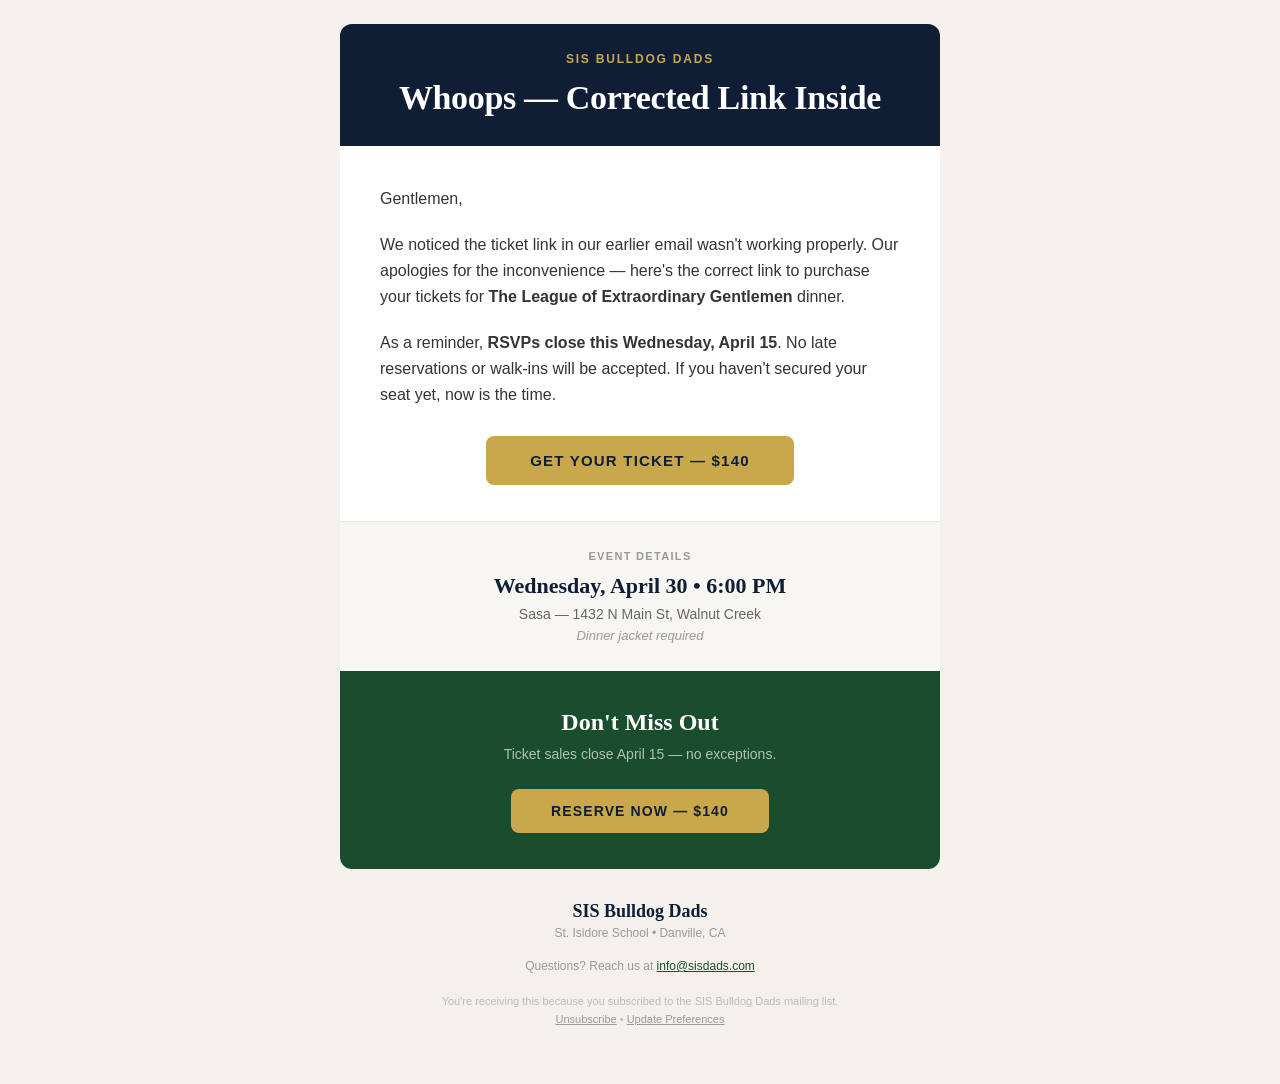
<file: email-preview.html>
<!DOCTYPE html>
<html lang="en" xmlns="http://www.w3.org/1999/xhtml" xmlns:v="urn:schemas-microsoft-com:vml" xmlns:o="urn:schemas-microsoft-com:office:office">
<head>
  <meta charset="utf-8">
  <meta name="viewport" content="width=device-width, initial-scale=1.0">
  <meta http-equiv="X-UA-Compatible" content="IE=edge">
  <title>Corrected Link — TLEg 2 Tickets</title>
  <!--[if mso]>
  <noscript>
    <xml>
      <o:OfficeDocumentSettings>
        <o:PixelsPerInch>96</o:PixelsPerInch>
      </o:OfficeDocumentSettings>
    </xml>
  </noscript>
  <![endif]-->
  <style>
    body, table, td, a { -webkit-text-size-adjust: 100%; -ms-text-size-adjust: 100%; }
    table, td { mso-table-lspace: 0pt; mso-table-rspace: 0pt; }
    img { -ms-interpolation-mode: bicubic; border: 0; outline: none; text-decoration: none; }
    body { margin: 0; padding: 0; width: 100% !important; height: 100% !important; background-color: #f4f1ec; }
    @import url('https://fonts.googleapis.com/css2?family=Cormorant+Garamond:wght@400;500;600;700&family=Work+Sans:wght@300;400;500;600;700&display=swap');
    @media screen and (max-width: 600px) {
      .container { width: 100% !important; padding: 0 16px !important; }
      .content-pad { padding: 32px 24px !important; }
      .cta-btn { display: block !important; width: 100% !important; text-align: center !important; }
      .footer-pad { padding: 24px 16px !important; }
    }
  </style>
</head>
<body style="margin:0; padding:0; background-color:#f4f1ec; font-family:'Work Sans', 'Helvetica Neue', Arial, sans-serif;">

<!-- Preheader -->
<div style="display:none; max-height:0; overflow:hidden; font-size:1px; line-height:1px; color:#f4f1ec;">
  Corrected ticket link for The League of Extraordinary Gentlemen dinner &mdash; April 30 at Sasa. RSVPs close April 15.
</div>

<!-- Outer wrapper -->
<table role="presentation" cellpadding="0" cellspacing="0" width="100%" style="background-color:#f4f1ec;">
<tr><td align="center" style="padding: 24px 16px 40px;">

<!-- Email container -->
<table role="presentation" cellpadding="0" cellspacing="0" width="600" class="container" style="max-width:600px; width:100%; margin:0 auto;">

  <!-- ======= HEADER BAR ======= -->
  <tr>
    <td style="background-color:#0f1d35; border-radius: 12px 12px 0 0; padding: 28px 40px; text-align: center;" class="content-pad">
      <p style="font-family:'Work Sans', sans-serif; font-size:12px; font-weight:600; color:#c9a84c; letter-spacing:0.15em; text-transform:uppercase; margin:0 0 12px;">SIS Bulldog Dads</p>
      <h1 style="font-family:'Cormorant Garamond', Georgia, serif; font-size:34px; font-weight:700; color:#ffffff; line-height:40px; margin:0; letter-spacing:-0.01em;">
        Whoops &mdash; Corrected Link Inside
      </h1>
    </td>
  </tr>

  <!-- ======= MAIN CONTENT ======= -->
  <tr>
    <td style="background-color:#ffffff; padding:40px 40px 36px;" class="content-pad">
      <table role="presentation" cellpadding="0" cellspacing="0" width="100%">
        <tr>
          <td>
            <p style="font-family:'Work Sans', sans-serif; font-size:16px; color:#333; line-height:26px; margin:0 0 20px;">
              Gentlemen,
            </p>
            <p style="font-family:'Work Sans', sans-serif; font-size:16px; color:#333; line-height:26px; margin:0 0 20px;">
              We noticed the ticket link in our earlier email wasn't working properly. Our apologies for the inconvenience &mdash; here's the correct link to purchase your tickets for <strong>The League of Extraordinary Gentlemen</strong> dinner.
            </p>
            <p style="font-family:'Work Sans', sans-serif; font-size:16px; color:#333; line-height:26px; margin:0 0 28px;">
              As a reminder, <strong>RSVPs close this Wednesday, April 15</strong>. No late reservations or walk-ins will be accepted. If you haven't secured your seat yet, now is the time.
            </p>

            <!-- Primary CTA -->
            <table role="presentation" cellpadding="0" cellspacing="0" width="100%">
              <tr>
                <td align="center">
                  <table role="presentation" cellpadding="0" cellspacing="0">
                    <tr>
                      <td style="background-color:#c9a84c; border-radius:8px;">
                        <a href="https://sis-bulldog-dads-club.square.site/product/tleg-2-sasa/7VZ7UD2N3IKCKQSHDJ47EKCR" class="cta-btn" style="display:inline-block; padding:16px 44px; font-family:'Work Sans', 'Helvetica Neue', Arial, sans-serif; font-size:15px; font-weight:700; color:#0f1d35; text-decoration:none; letter-spacing:0.08em; text-transform:uppercase;">Get Your Ticket &mdash; $140</a>
                      </td>
                    </tr>
                  </table>
                </td>
              </tr>
            </table>
          </td>
        </tr>
      </table>
    </td>
  </tr>

  <!-- ======= EVENT REMINDER STRIP ======= -->
  <tr>
    <td style="background-color:#f8f6f2; padding:28px 40px; text-align:center; border-top:1px solid #ece8e0;" class="content-pad">
      <table role="presentation" cellpadding="0" cellspacing="0" width="100%">
        <tr>
          <td align="center">
            <p style="font-family:'Work Sans', sans-serif; font-size:11px; font-weight:600; color:#999; letter-spacing:0.12em; text-transform:uppercase; margin:0 0 10px;">Event Details</p>
            <p style="font-family:'Cormorant Garamond', Georgia, serif; font-size:22px; font-weight:600; color:#0f1d35; margin:0 0 6px; line-height:28px;">
              Wednesday, April 30 &bull; 6:00 PM
            </p>
            <p style="font-family:'Work Sans', sans-serif; font-size:14px; color:#666; margin:0 0 4px;">
              Sasa &mdash; 1432 N Main St, Walnut Creek
            </p>
            <p style="font-family:'Work Sans', sans-serif; font-size:13px; color:#999; margin:6px 0 0; font-style:italic;">
              Dinner jacket required
            </p>
          </td>
        </tr>
      </table>
    </td>
  </tr>

  <!-- ======= CLOSING CTA ======= -->
  <tr>
    <td style="background-color:#1a4d2e; padding:36px 40px; text-align:center; border-radius: 0 0 12px 12px;" class="content-pad">
      <p style="font-family:'Cormorant Garamond', Georgia, serif; font-size:24px; font-weight:600; color:#ffffff; margin:0 0 6px; line-height:30px;">Don't Miss Out</p>
      <p style="font-family:'Work Sans', sans-serif; font-size:14px; color:rgba(255,255,255,0.65); line-height:22px; margin:0 0 24px;">
        Ticket sales close April 15 &mdash; no exceptions.
      </p>
      <table role="presentation" cellpadding="0" cellspacing="0" style="margin:0 auto;">
        <tr>
          <td style="background-color:#c9a84c; border-radius:8px;">
            <a href="https://sis-bulldog-dads-club.square.site/product/tleg-2-sasa/7VZ7UD2N3IKCKQSHDJ47EKCR" class="cta-btn" style="display:inline-block; padding:14px 40px; font-family:'Work Sans', 'Helvetica Neue', Arial, sans-serif; font-size:14px; font-weight:700; color:#0f1d35; text-decoration:none; letter-spacing:0.08em; text-transform:uppercase;">Reserve Now &mdash; $140</a>
          </td>
        </tr>
      </table>
    </td>
  </tr>

  <!-- ======= FOOTER ======= -->
  <tr>
    <td style="padding:32px 40px 16px; text-align:center;" class="footer-pad">
      <p style="font-family:'Cormorant Garamond', Georgia, serif; font-size:18px; font-weight:600; color:#0f1d35; margin:0 0 4px;">SIS Bulldog Dads</p>
      <p style="font-family:'Work Sans', sans-serif; font-size:12px; color:#999; margin:0 0 16px;">St. Isidore School &bull; Danville, CA</p>
      <p style="font-family:'Work Sans', sans-serif; font-size:12px; color:#999; line-height:20px; margin:0 0 4px;">
        Questions? Reach us at <a href="mailto:info@sisdads.com" style="color:#1a4d2e; text-decoration:underline;">info@sisdads.com</a>
      </p>
      <p style="font-family:'Work Sans', sans-serif; font-size:11px; color:#bbb; line-height:18px; margin:16px 0 0;">
        You're receiving this because you subscribed to the SIS Bulldog Dads mailing list.<br>
        <a href="*|UNSUB|*" style="color:#999; text-decoration:underline;">Unsubscribe</a> &bull; <a href="*|UPDATE_PROFILE|*" style="color:#999; text-decoration:underline;">Update Preferences</a>
      </p>
    </td>
  </tr>

</table>
<!-- /Email container -->

</td></tr>
</table>
<!-- /Outer wrapper -->

</body>
</html>
</file>
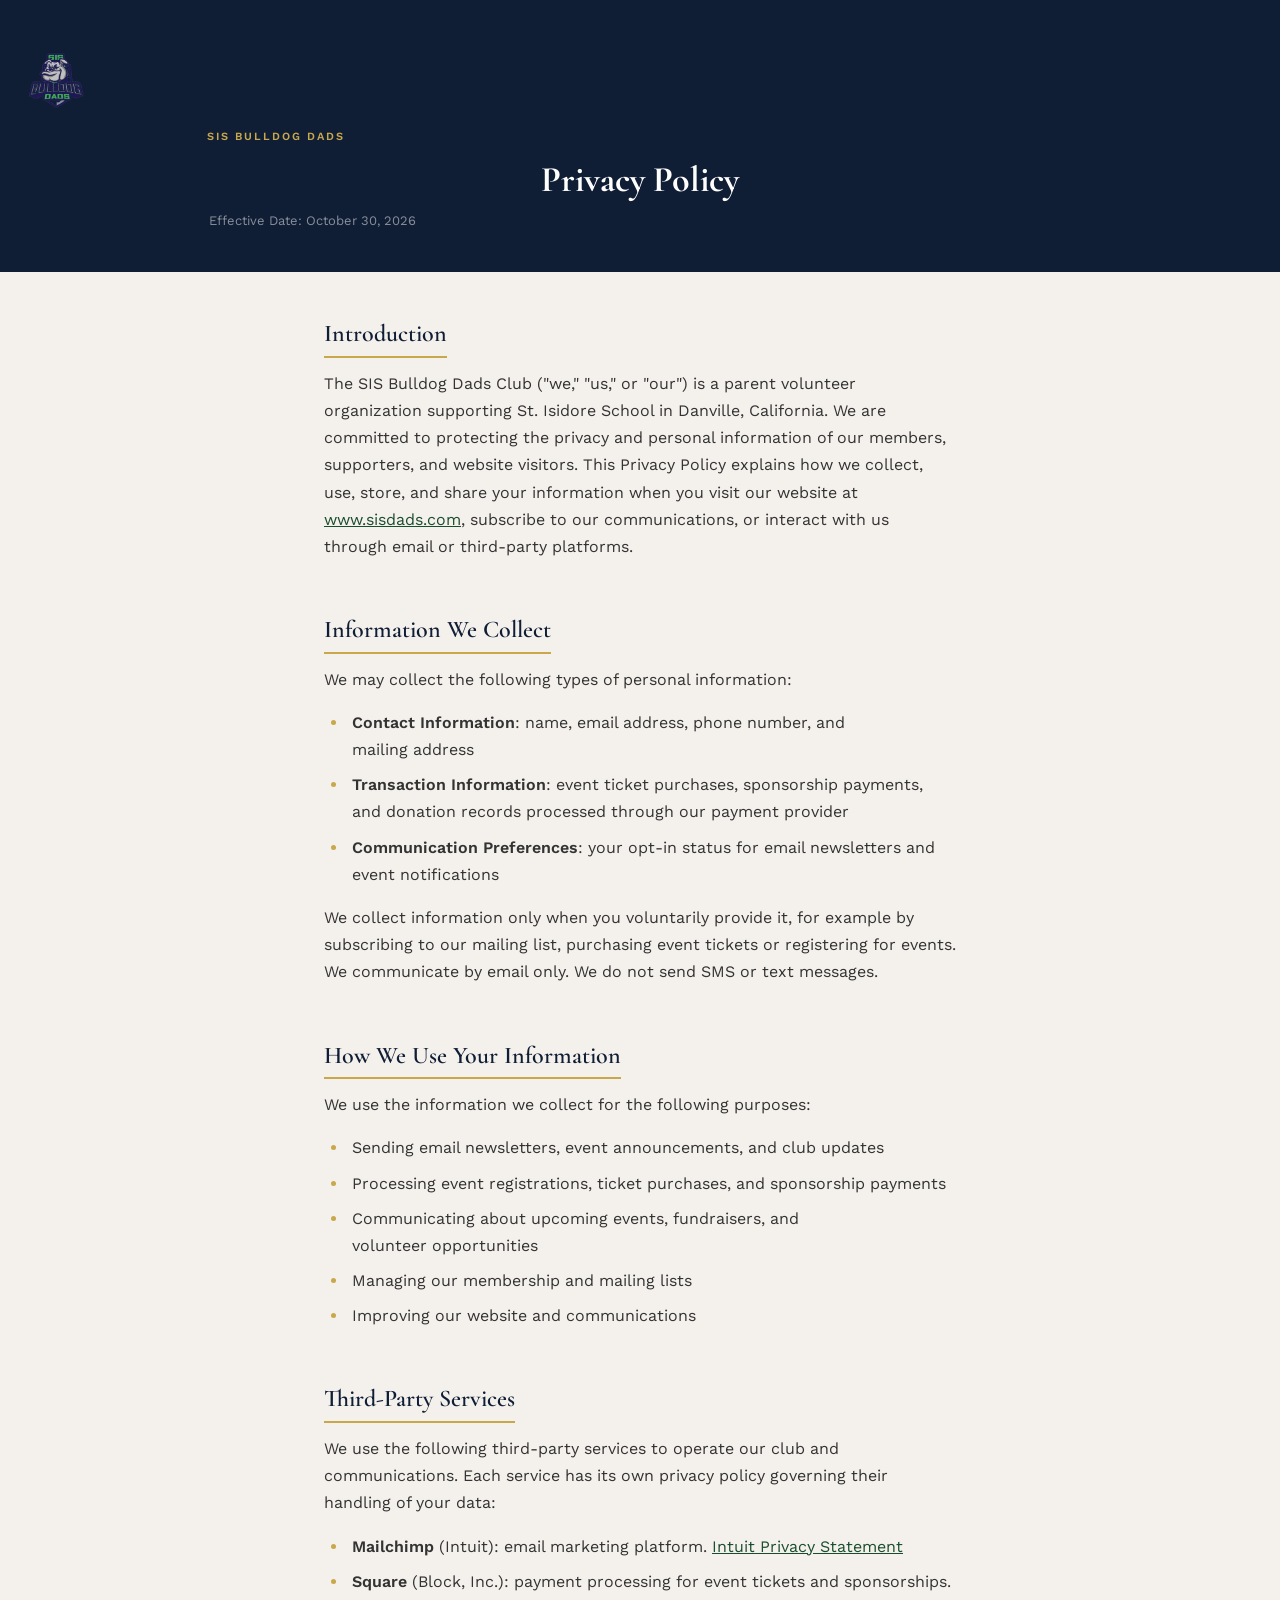
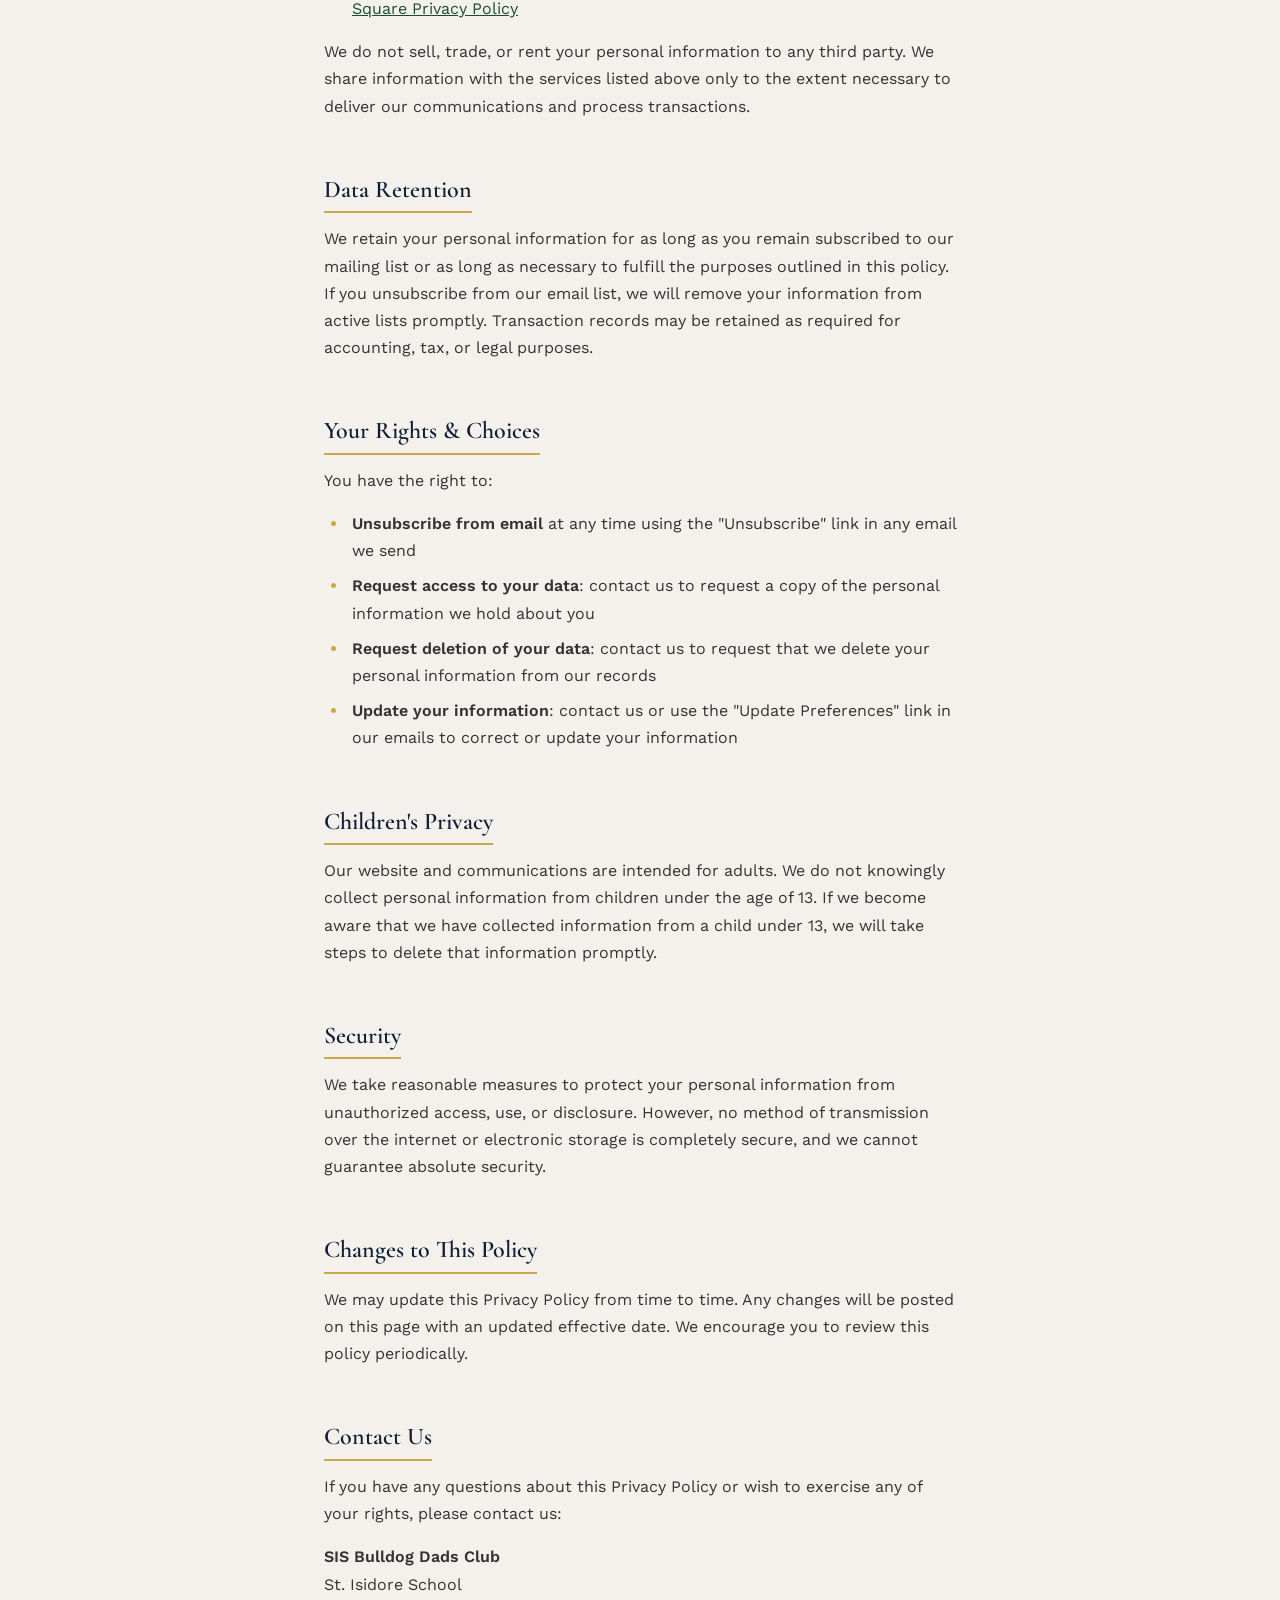
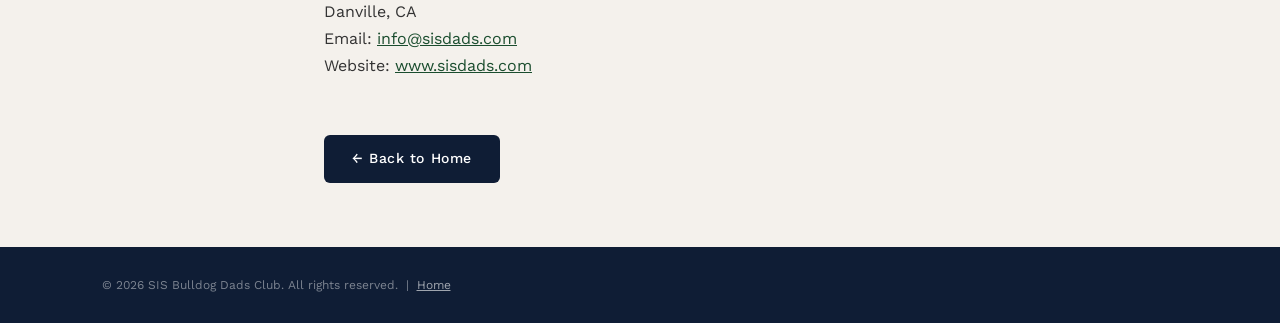
<file: privacy-policy.html>
<!DOCTYPE html>
<html lang="en">
<head>
  <meta charset="utf-8">
  <meta name="viewport" content="width=device-width, initial-scale=1.0">
  <title>Privacy Policy | SIS Bulldog Dads</title>
  <link rel="preconnect" href="https://fonts.googleapis.com">
  <link rel="preconnect" href="https://fonts.gstatic.com" crossorigin>
  <link href="https://fonts.googleapis.com/css2?family=Cormorant+Garamond:wght@400;500;600;700&family=Work+Sans:wght@300;400;500;600;700&display=swap" rel="stylesheet">
  <link rel="stylesheet" href="base.css">
  <style>
    :root {
      --navy: #0f1d35;
      --green: #1a4d2e;
      --gold: #c9a84c;
      --bg: #f4f1ec;
      --white: #ffffff;
      --text: #333333;
      --text-light: #666666;
      --border: #e8e4dc;
    }
    *, *::before, *::after { box-sizing: border-box; margin: 0; padding: 0; }
    body {
      font-family: 'Work Sans', 'Helvetica Neue', Arial, sans-serif;
      background-color: var(--bg);
      color: var(--text);
      line-height: 1.7;
      font-size: 16px;
    }
    .policy-header {
      background-color: var(--navy);
      padding: 48px 24px 40px;
      text-align: center;
    }
    .policy-header__logo {
      width: 64px; height: 64px;
      border-radius: 10px;
      margin-bottom: 16px;
    }
    .policy-header__label {
      font-family: 'Work Sans', sans-serif;
      font-size: 11px;
      font-weight: 600;
      color: var(--gold);
      letter-spacing: 0.18em;
      text-transform: uppercase;
      margin-bottom: 12px;
    }
    .policy-header__title {
      font-family: 'Cormorant Garamond', Georgia, serif;
      font-size: 36px;
      font-weight: 700;
      color: var(--white);
      line-height: 1.15;
    }
    .policy-header__date {
      font-size: 13px;
      color: rgba(255,255,255,0.5);
      margin-top: 10px;
    }
    .policy-wrap {
      max-width: 680px;
      margin: 0 auto;
      padding: 48px 24px 64px;
    }
    .policy-wrap h2 {
      font-family: 'Cormorant Garamond', Georgia, serif;
      font-size: 24px;
      font-weight: 600;
      color: var(--navy);
      margin: 40px 0 12px;
      padding-bottom: 8px;
      border-bottom: 2px solid var(--gold);
      display: inline-block;
    }
    .policy-wrap h2:first-of-type { margin-top: 0; }
    .policy-wrap p { margin-bottom: 16px; color: var(--text); }
    .policy-wrap ul {
      margin: 0 0 16px 24px;
      color: var(--text);
    }
    .policy-wrap ul li {
      margin-bottom: 8px;
      padding-left: 4px;
    }
    .policy-wrap ul li::marker { color: var(--gold); }
    .policy-wrap a { color: var(--green); text-decoration: underline; }
    .policy-wrap a:hover { color: var(--navy); }
    .policy-wrap strong { font-weight: 600; }
    .policy-wrap .back-link {
      display: inline-block;
      margin-top: 40px;
      padding: 12px 28px;
      background-color: var(--navy);
      color: var(--white);
      text-decoration: none;
      border-radius: 6px;
      font-size: 14px;
      font-weight: 500;
      letter-spacing: 0.04em;
    }
    .policy-wrap .back-link:hover { background-color: var(--green); color: var(--white); }
    .policy-footer {
      background-color: var(--navy);
      padding: 28px 24px;
      text-align: center;
    }
    .policy-footer p {
      font-size: 12px;
      color: rgba(255,255,255,0.45);
      margin: 0;
    }
    .policy-footer a { color: rgba(255,255,255,0.6); text-decoration: underline; }
  </style>
</head>
<body>

  <!-- Header -->
  <header class="policy-header">
    <img src="assets/bulldog-dads-logo-sm.png" alt="SIS Bulldog Dads" class="policy-header__logo">
    <p class="policy-header__label">SIS Bulldog Dads</p>
    <h1 class="policy-header__title">Privacy Policy</h1>
    <p class="policy-header__date">Effective Date: October 30, 2026</p>
  </header>

  <!-- Content -->
  <main class="policy-wrap">

    <h2>Introduction</h2>
    <p>
      The SIS Bulldog Dads Club ("we," "us," or "our") is a parent volunteer organization supporting St. Isidore School in Danville, California. We are committed to protecting the privacy and personal information of our members, supporters, and website visitors. This Privacy Policy explains how we collect, use, store, and share your information when you visit our website at <a href="https://www.sisdads.com">www.sisdads.com</a>, subscribe to our communications, or interact with us through email or third-party platforms.
    </p>

    <h2>Information We Collect</h2>
    <p>We may collect the following types of personal information:</p>
    <ul>
      <li><strong>Contact Information</strong>: name, email address, phone number, and mailing address</li>
      <li><strong>Transaction Information</strong>: event ticket purchases, sponsorship payments, and donation records processed through our payment provider</li>
      <li><strong>Communication Preferences</strong>: your opt-in status for email newsletters and event notifications</li>
    </ul>
    <p>We collect information only when you voluntarily provide it, for example by subscribing to our mailing list, purchasing event tickets or registering for events. We communicate by email only. We do not send SMS or text messages.</p>

    <h2>How We Use Your Information</h2>
    <p>We use the information we collect for the following purposes:</p>
    <ul>
      <li>Sending email newsletters, event announcements, and club updates</li>
      <li>Processing event registrations, ticket purchases, and sponsorship payments</li>
      <li>Communicating about upcoming events, fundraisers, and volunteer opportunities</li>
      <li>Managing our membership and mailing lists</li>
      <li>Improving our website and communications</li>
    </ul>

    <h2>Third-Party Services</h2>
    <p>We use the following third-party services to operate our club and communications. Each service has its own privacy policy governing their handling of your data:</p>
    <ul>
      <li><strong>Mailchimp</strong> (Intuit): email marketing platform. <a href="https://www.intuit.com/privacy/statement/" target="_blank" rel="noopener noreferrer">Intuit Privacy Statement</a></li>
      <li><strong>Square</strong> (Block, Inc.): payment processing for event tickets and sponsorships. <a href="https://squareup.com/us/en/legal/general/privacy" target="_blank" rel="noopener noreferrer">Square Privacy Policy</a></li>
    </ul>
    <p>We do not sell, trade, or rent your personal information to any third party. We share information with the services listed above only to the extent necessary to deliver our communications and process transactions.</p>

    <h2>Data Retention</h2>
    <p>
      We retain your personal information for as long as you remain subscribed to our mailing list or as long as necessary to fulfill the purposes outlined in this policy. If you unsubscribe from our email list, we will remove your information from active lists promptly. Transaction records may be retained as required for accounting, tax, or legal purposes.
    </p>

    <h2>Your Rights &amp; Choices</h2>
    <p>You have the right to:</p>
    <ul>
      <li><strong>Unsubscribe from email</strong> at any time using the "Unsubscribe" link in any email we send</li>
      <li><strong>Request access to your data</strong>: contact us to request a copy of the personal information we hold about you</li>
      <li><strong>Request deletion of your data</strong>: contact us to request that we delete your personal information from our records</li>
      <li><strong>Update your information</strong>: contact us or use the "Update Preferences" link in our emails to correct or update your information</li>
    </ul>

    <h2>Children's Privacy</h2>
    <p>
      Our website and communications are intended for adults. We do not knowingly collect personal information from children under the age of 13. If we become aware that we have collected information from a child under 13, we will take steps to delete that information promptly.
    </p>

    <h2>Security</h2>
    <p>
      We take reasonable measures to protect your personal information from unauthorized access, use, or disclosure. However, no method of transmission over the internet or electronic storage is completely secure, and we cannot guarantee absolute security.
    </p>

    <h2>Changes to This Policy</h2>
    <p>
      We may update this Privacy Policy from time to time. Any changes will be posted on this page with an updated effective date. We encourage you to review this policy periodically.
    </p>

    <h2>Contact Us</h2>
    <p>If you have any questions about this Privacy Policy or wish to exercise any of your rights, please contact us:</p>
    <p>
      <strong>SIS Bulldog Dads Club</strong><br>
      St. Isidore School<br>
      Danville, CA<br>
      Email: <a href="mailto:info@sisdads.com">info@sisdads.com</a><br>
      Website: <a href="https://www.sisdads.com">www.sisdads.com</a>
    </p>

    <a href="/" class="back-link">&larr; Back to Home</a>

  </main>

  <!-- Footer -->
  <footer class="policy-footer">
    <p>&copy; 2026 SIS Bulldog Dads Club. All rights reserved. &nbsp;|&nbsp; <a href="/">Home</a></p>
  </footer>

</body>
</html>
</file>
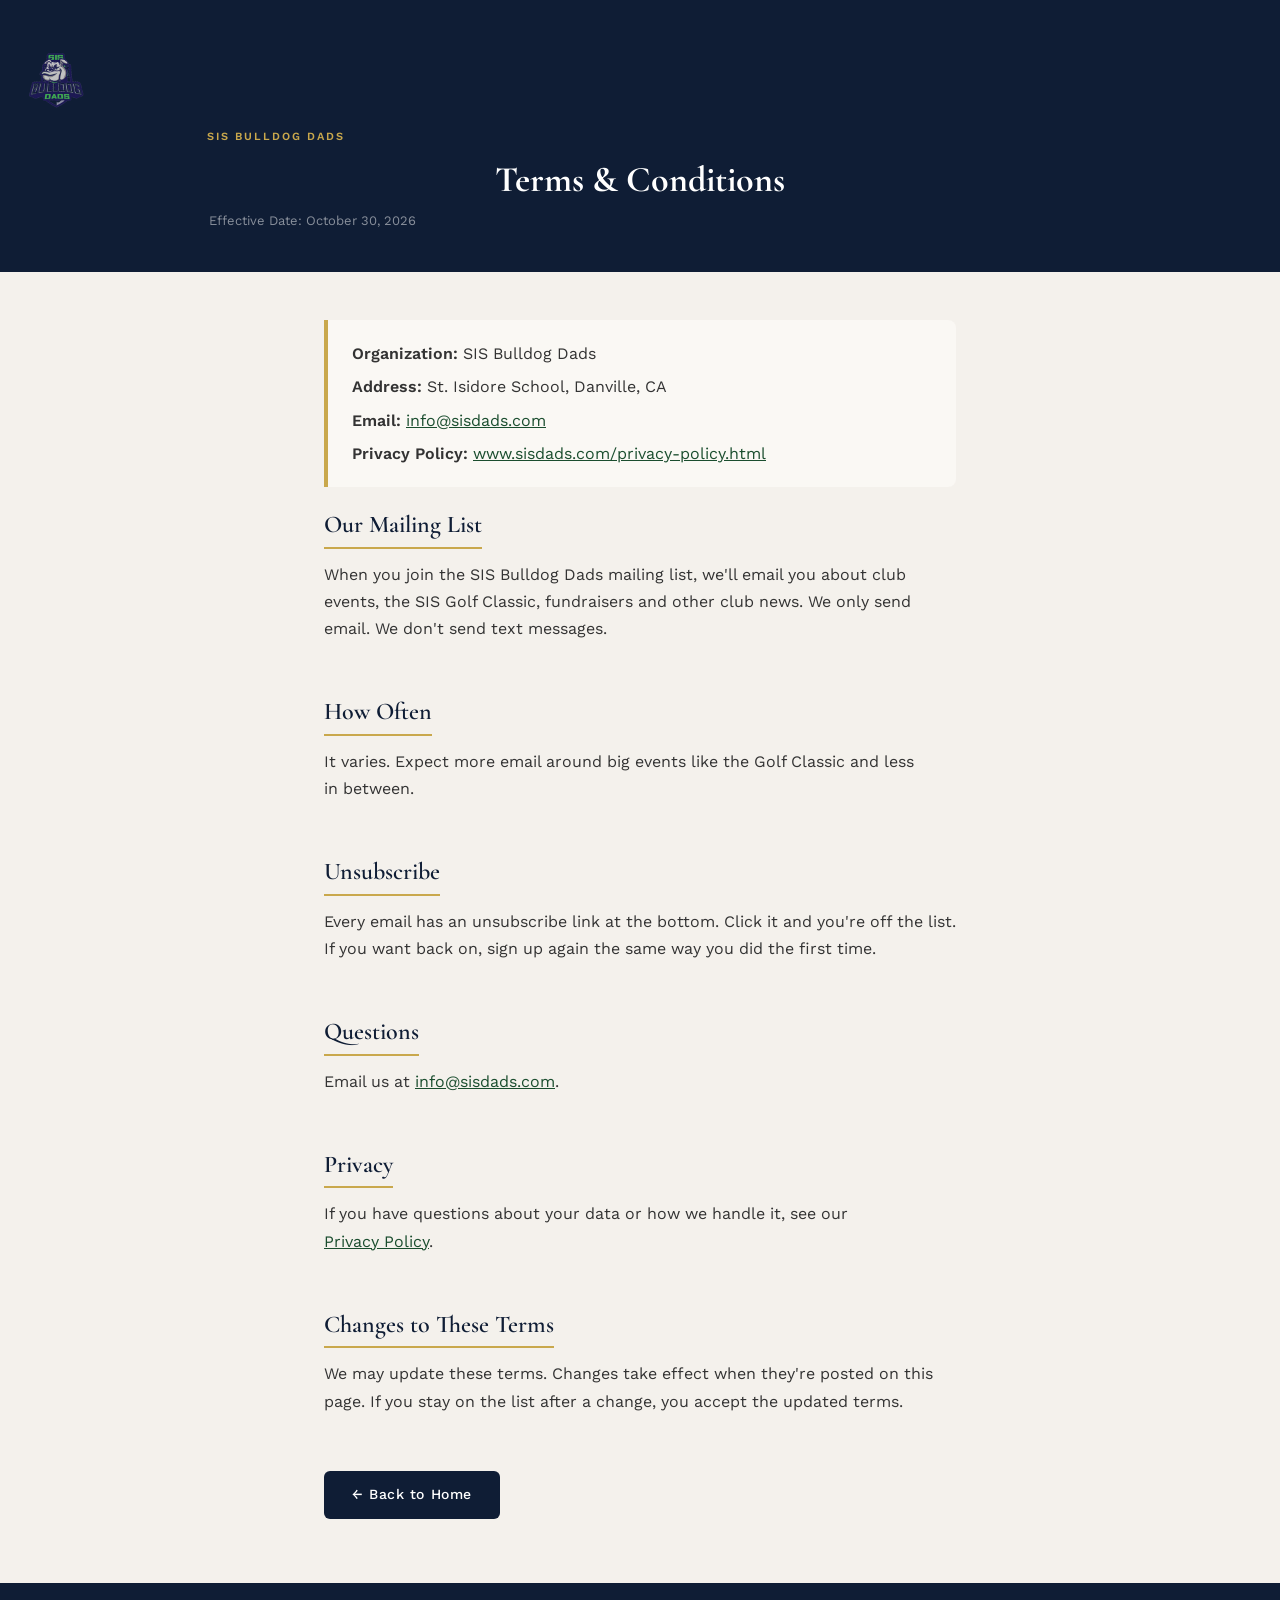
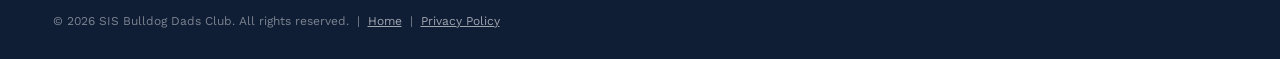
<file: terms-and-conditions.html>
<!DOCTYPE html>
<html lang="en">
<head>
  <meta charset="utf-8">
  <meta name="viewport" content="width=device-width, initial-scale=1.0">
  <title>Terms &amp; Conditions | SIS Bulldog Dads</title>
  <link rel="preconnect" href="https://fonts.googleapis.com">
  <link rel="preconnect" href="https://fonts.gstatic.com" crossorigin>
  <link href="https://fonts.googleapis.com/css2?family=Cormorant+Garamond:wght@400;500;600;700&family=Work+Sans:wght@300;400;500;600;700&display=swap" rel="stylesheet">
  <link rel="stylesheet" href="base.css">
  <style>
    :root {
      --navy: #0f1d35;
      --green: #1a4d2e;
      --gold: #c9a84c;
      --bg: #f4f1ec;
      --white: #ffffff;
      --text: #333333;
      --text-light: #666666;
      --border: #e8e4dc;
    }
    *, *::before, *::after { box-sizing: border-box; margin: 0; padding: 0; }
    body {
      font-family: 'Work Sans', 'Helvetica Neue', Arial, sans-serif;
      background-color: var(--bg);
      color: var(--text);
      line-height: 1.7;
      font-size: 16px;
    }
    .policy-header {
      background-color: var(--navy);
      padding: 48px 24px 40px;
      text-align: center;
    }
    .policy-header__logo {
      width: 64px; height: 64px;
      border-radius: 10px;
      margin-bottom: 16px;
    }
    .policy-header__label {
      font-family: 'Work Sans', sans-serif;
      font-size: 11px;
      font-weight: 600;
      color: var(--gold);
      letter-spacing: 0.18em;
      text-transform: uppercase;
      margin-bottom: 12px;
    }
    .policy-header__title {
      font-family: 'Cormorant Garamond', Georgia, serif;
      font-size: 36px;
      font-weight: 700;
      color: var(--white);
      line-height: 1.15;
    }
    .policy-header__date {
      font-size: 13px;
      color: rgba(255,255,255,0.5);
      margin-top: 10px;
    }
    .policy-wrap {
      max-width: 680px;
      margin: 0 auto;
      padding: 48px 24px 64px;
    }
    .policy-wrap h2 {
      font-family: 'Cormorant Garamond', Georgia, serif;
      font-size: 24px;
      font-weight: 600;
      color: var(--navy);
      margin: 40px 0 12px;
      padding-bottom: 8px;
      border-bottom: 2px solid var(--gold);
      display: inline-block;
    }
    .policy-wrap h2:first-of-type { margin-top: 0; }
    .policy-wrap p { margin-bottom: 16px; color: var(--text); }
    .policy-wrap ul {
      margin: 0 0 16px 24px;
      color: var(--text);
    }
    .policy-wrap ul li {
      margin-bottom: 8px;
      padding-left: 4px;
    }
    .policy-wrap ul li::marker { color: var(--gold); }
    .policy-wrap a { color: var(--green); text-decoration: underline; }
    .policy-wrap a:hover { color: var(--navy); }
    .policy-wrap strong { font-weight: 600; }
    .info-box {
      background-color: #faf8f4;
      border-left: 4px solid var(--gold);
      border-radius: 0 8px 8px 0;
      padding: 20px 24px;
      margin-bottom: 24px;
    }
    .info-box p { margin-bottom: 6px; }
    .info-box p:last-child { margin-bottom: 0; }
    .policy-wrap .back-link {
      display: inline-block;
      margin-top: 40px;
      padding: 12px 28px;
      background-color: var(--navy);
      color: var(--white);
      text-decoration: none;
      border-radius: 6px;
      font-size: 14px;
      font-weight: 500;
      letter-spacing: 0.04em;
    }
    .policy-wrap .back-link:hover { background-color: var(--green); color: var(--white); }
    .policy-footer {
      background-color: var(--navy);
      padding: 28px 24px;
      text-align: center;
    }
    .policy-footer p {
      font-size: 12px;
      color: rgba(255,255,255,0.45);
      margin: 0;
    }
    .policy-footer a { color: rgba(255,255,255,0.6); text-decoration: underline; }
  </style>
</head>
<body>

  <!-- Header -->
  <header class="policy-header">
    <img src="assets/bulldog-dads-logo-sm.png" alt="SIS Bulldog Dads" class="policy-header__logo">
    <p class="policy-header__label">SIS Bulldog Dads</p>
    <h1 class="policy-header__title">Terms &amp; Conditions</h1>
    <p class="policy-header__date">Effective Date: October 30, 2026</p>
  </header>

  <!-- Content -->
  <main class="policy-wrap">

    <div class="info-box">
      <p><strong>Organization:</strong> SIS Bulldog Dads</p>
      <p><strong>Address:</strong> St. Isidore School, Danville, CA</p>
      <p><strong>Email:</strong> <a href="mailto:info@sisdads.com">info@sisdads.com</a></p>
      <p><strong>Privacy Policy:</strong> <a href="privacy-policy.html">www.sisdads.com/privacy-policy.html</a></p>
    </div>

    <h2>Our Mailing List</h2>
    <p>
      When you join the SIS Bulldog Dads mailing list, we'll email you about club events, the SIS Golf Classic, fundraisers and other club news. We only send email. We don't send text messages.
    </p>

    <h2>How Often</h2>
    <p>
      It varies. Expect more email around big events like the Golf Classic and less in between.
    </p>

    <h2>Unsubscribe</h2>
    <p>
      Every email has an unsubscribe link at the bottom. Click it and you're off the list. If you want back on, sign up again the same way you did the first time.
    </p>

    <h2>Questions</h2>
    <p>
      Email us at <a href="mailto:info@sisdads.com">info@sisdads.com</a>.
    </p>

    <h2>Privacy</h2>
    <p>
      If you have questions about your data or how we handle it, see our <a href="privacy-policy.html">Privacy Policy</a>.
    </p>

    <h2>Changes to These Terms</h2>
    <p>
      We may update these terms. Changes take effect when they're posted on this page. If you stay on the list after a change, you accept the updated terms.
    </p>

    <a href="/" class="back-link">&larr; Back to Home</a>

  </main>

  <!-- Footer -->
  <footer class="policy-footer">
    <p>&copy; 2026 SIS Bulldog Dads Club. All rights reserved. &nbsp;|&nbsp; <a href="/">Home</a> &nbsp;|&nbsp; <a href="privacy-policy.html">Privacy Policy</a></p>
  </footer>

</body>
</html>
</file>
<file: base.css>
/* base.css */
*, *::before, *::after { box-sizing: border-box; margin: 0; padding: 0; }

html {
  -moz-text-size-adjust: none;
  -webkit-text-size-adjust: none;
  text-size-adjust: none;
  -webkit-font-smoothing: antialiased;
  -moz-osx-font-smoothing: grayscale;
  text-rendering: optimizeLegibility;
  scroll-behavior: smooth;
  hanging-punctuation: first last;
  scroll-padding-top: 80px;
}

body {
  min-height: 100dvh;
  line-height: 1.6;
  font-family: var(--font-body, sans-serif);
  font-size: var(--text-base);
  color: var(--color-text);
  background-color: var(--color-bg);
}

img, picture, video, canvas, svg { display: block; max-width: 100%; height: auto; }
ul[role="list"], ol[role="list"] { list-style: none; }
input, button, textarea, select { font: inherit; color: inherit; }

h1, h2, h3, h4, h5, h6 { text-wrap: balance; line-height: 1.15; }
p, li, figcaption { text-wrap: pretty; max-width: 72ch; }

::selection {
  background: rgba(201, 168, 76, 0.25);
  color: var(--color-text);
}

:focus-visible {
  outline: 2px solid var(--color-gold);
  outline-offset: 3px;
  border-radius: var(--radius-sm);
}

@media (prefers-reduced-motion: reduce) {
  *, *::before, *::after {
    animation-duration: 0.01ms !important;
    animation-iteration-count: 1 !important;
    transition-duration: 0.01ms !important;
    scroll-behavior: auto !important;
  }
}

button { cursor: pointer; background: none; border: none; }
table { border-collapse: collapse; width: 100%; }

a, button, [role="button"], [role="link"], input, textarea, select {
  transition: color var(--transition-interactive),
              background var(--transition-interactive),
              border-color var(--transition-interactive),
              box-shadow var(--transition-interactive);
}

.sr-only {
  position: absolute; width: 1px; height: 1px; padding: 0; margin: -1px;
  overflow: hidden; clip: rect(0, 0, 0, 0); white-space: nowrap; border-width: 0;
}
</file>
